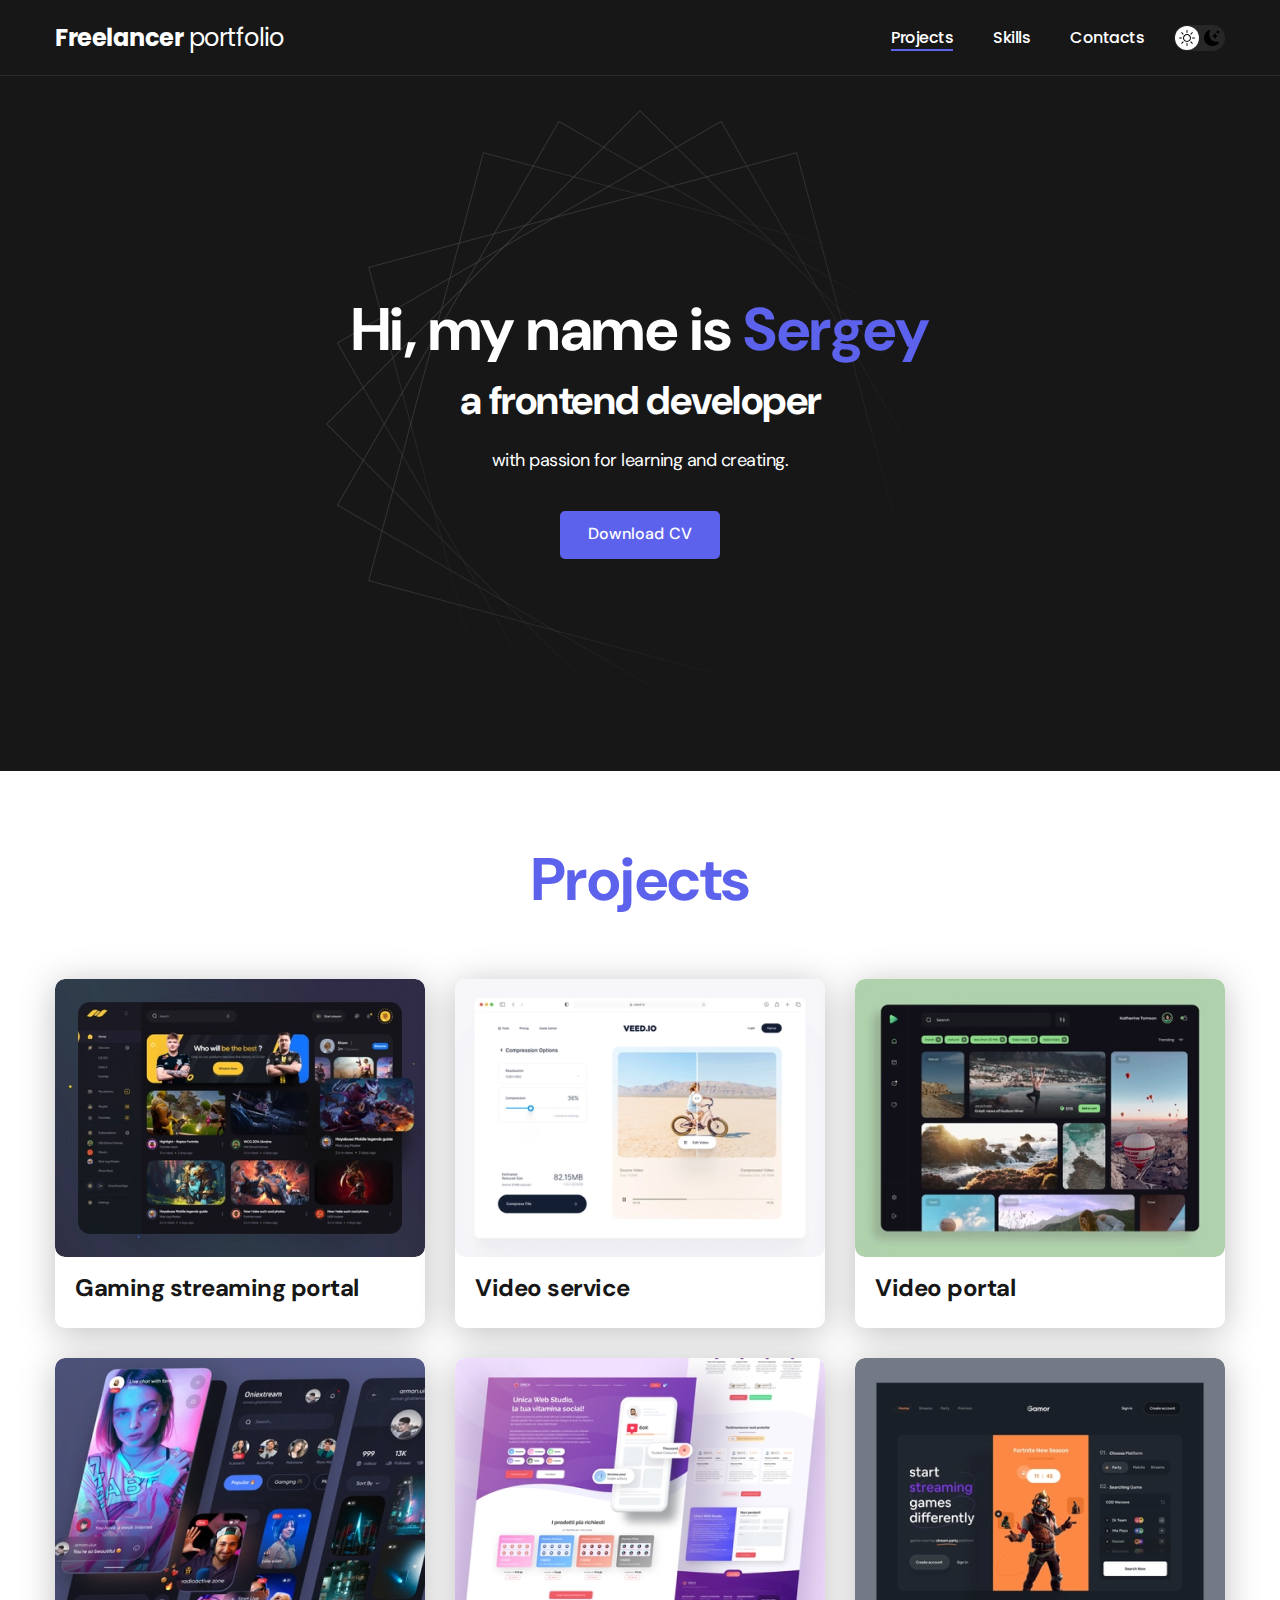
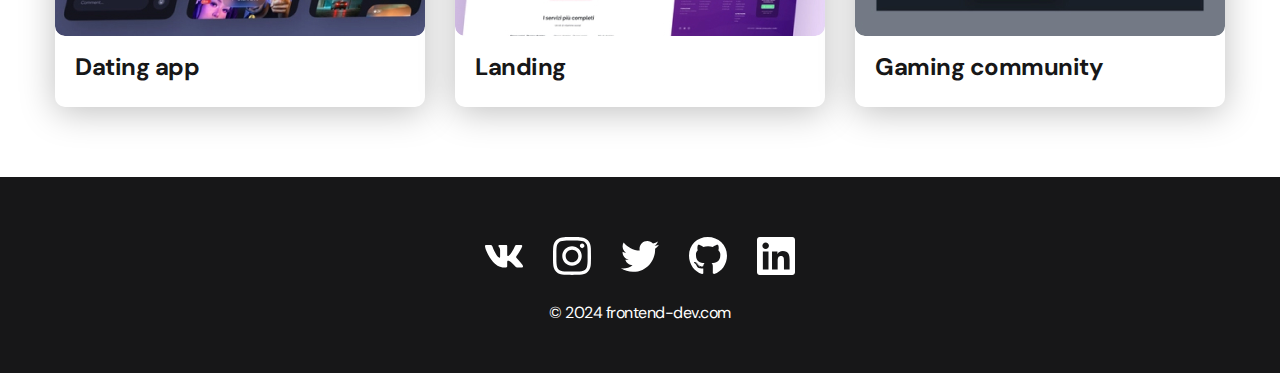
<file: index.html>
<!DOCTYPE html>
<html lang="en">
<head>
  <meta charset="UTF-8">
  <meta name="viewport" content="width=device-width, initial-scale=1.0">
  <link rel="stylesheet" href="./css/style.css">
  <title>Frilancer Portfolio</title>
</head>
<body>
   <nav class="nav">
    <div class="container">
      <div class="nav-row">
        <a href="/index.html" class="logo"><strong>Freelancer</strong> portfolio</a>

        <button class="dark-mode-btn">
          <img src="./image/icons/Sun.svg" alt="Sun" class="dark-mode-btn__icon">
          <img src="./image/icons/Moon.svg" alt="Moon" class="dark-mode-btn__icon">
        </button>


        <ul class="nav-list">
          <li class="nav-list__item"><a href="./index.html" class="nav-lis__link nav-list__link--active">Projects</a></li>
          <li class="nav-list__item"><a href="./skills.html" class="nav-lis__link">Skills</a></li>
          <li class="nav-list__item"><a href="./contacts.html" class="nav-lis__link">Contacts</a></li>
        </ul>

      </div>
      
    </div>



   </nav>

   <header class="header">
    
      <div class="header__wrraper">
      <h1 class="header__title"><strong>Hi, my name is <em>Sergey</em></strong><br>
        a frontend developer</h1>
        <div class="header__text">
          <p>with passion for learning and creating.</p>
        </div>
        <a href="#!" class="btn">Download CV</a>
  
   </div>

   </header>

   <main class="section ">
    <div class="container">
      <h2 class="title-1">Projects</h2>
      <ul class="projects">
        <li class="project">
          <a href=""><img src="./image/projets/01.jpg" alt="project-1" class="project__img">
            <h3 class="project__title">Gaming streaming portal</h3>
          </a>
          
        </li>
        <li class="project">
          <a href="/project-page.html"><img src="./image/projets/02.jpg" alt="project-2" class="project__img">
            <h3 class="project__title">Video service</h3>
          </a>
          
        </li>
        <li class="project">
          <a href=""><img src="./image/projets/03.jpg" alt="project-3" class="project__img">
            <h3 class="project__title">Video portal</h3>
          </a>
          
        </li>
        <li class="project">
          <a href=""><img src="./image/projets/04.jpg" alt="project-4" class="project__img">
            <h3 class="project__title">Dating app</h3>
          </a>
          
        </li>
        <li class="project">
          <a href=""><img src="./image/projets/05.jpg" alt="project-5" class="project__img">
            <h3 class="project__title">Landing</h3>
          </a>
          
        </li>
        <li class="project">
          <a href=""><img src="./image/projets/06.jpg" alt="project-6" class="project__img">
            <h3 class="project__title">Gaming community</h3>
          </a>
          
        </li>
      </ul>
    </div>
   </main>

   <footer class="footer">
    <div class="container">
      <div class="footer__wrapper">
      <ul class="social">
        <li class="social__item">
          <a href="#!"><img src="./image/icons/vk.svg" alt="VK"></a>
        </li>
        <li class="social__item">
          <a href="#!"><img src="./image/icons/instagram.svg" alt="instagram"></a>
        </li>
        <li class="social__item">
          <a href="#!"><img src="./image/icons/twitter.svg" alt="twitter"></a>
        </li>
        <li class="social__item">
          <a href="#!"><img src="./image/icons/gitHub.svg" alt="gitHub"></a>
        </li>
        <li class="social__item">
          <a href="#!"><img src="./image/icons/linkedIn.svg" alt="linkedIn"></a>
        </li>
      </ul>
      <div class="copyright">
        <p>© 2024 frontend-dev.com</p>
      </div>
    </div>
    </div>

   </footer>

   <script src="/js/main.js"></script>
  
  
</body>
</html>
</file>
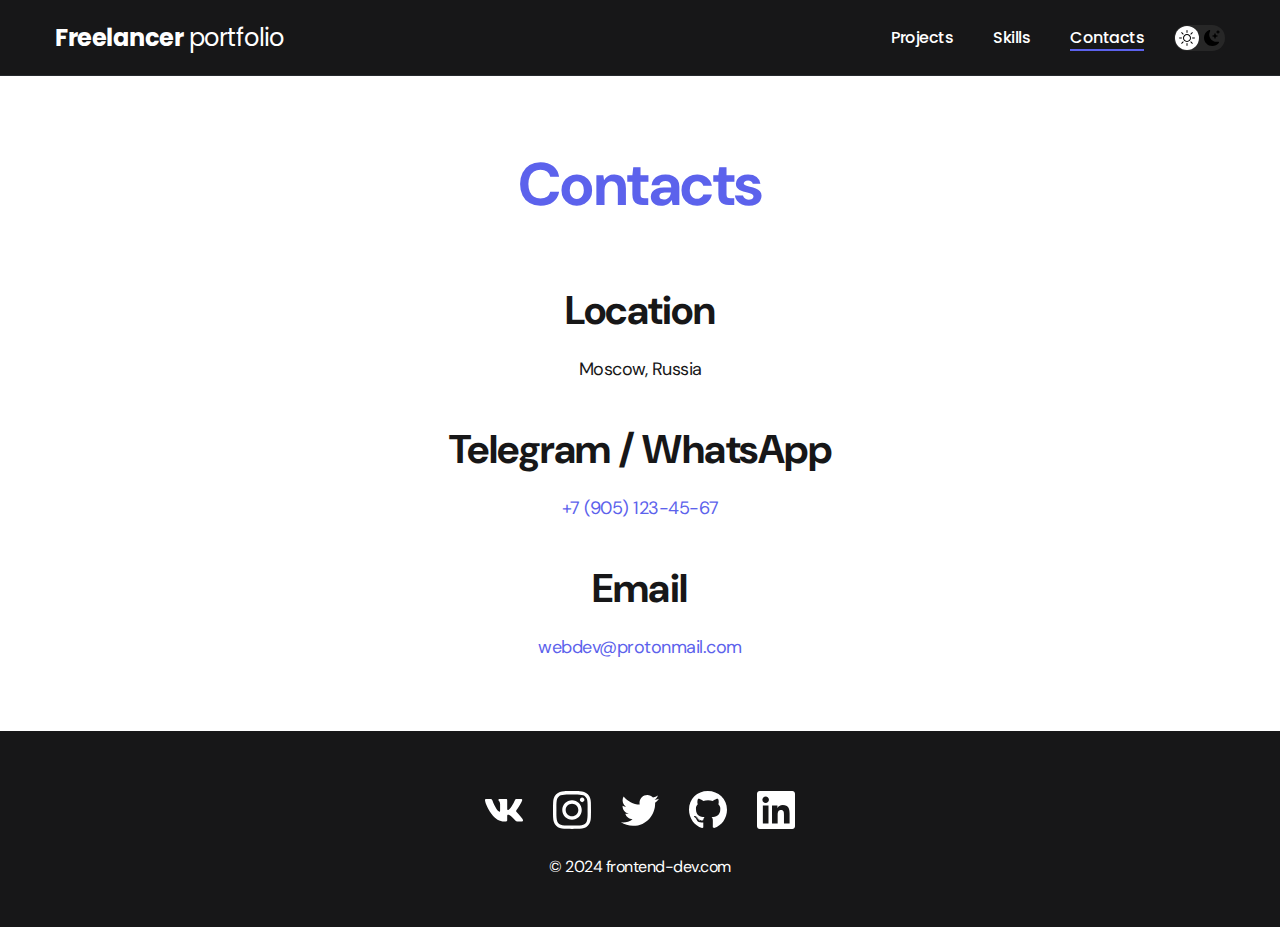
<file: contacts.html>
<!DOCTYPE html>
<html lang="en">
<head>
  <meta charset="UTF-8">
  <meta name="viewport" content="width=device-width, initial-scale=1.0">
  <link rel="stylesheet" href="./css/style.css">
  <title>Frilancer Portfolio</title>
</head>
<body>
   <nav class="nav">
    <div class="container">
      <div class="nav-row">
        <a href="/index.html" class="logo"><strong>Freelancer</strong> portfolio</a>

        <button class="dark-mode-btn">
          <img src="./image/icons/Sun.svg" alt="Sun" class="dark-mode-btn__icon">
          <img src="./image/icons/Moon.svg" alt="Moon" class="dark-mode-btn__icon">
        </button>


        <ul class="nav-list">
          <li class="nav-list__item"><a href="/index.html" class="nav-lis__link">Projects</a></li>
          <li class="nav-list__item"><a href="/skills.html" class="nav-lis__link">Skills</a></li>
          <li class="nav-list__item"><a href="/contacts.html" class="nav-lis__link  nav-list__link--active">Contacts</a></li>
        </ul>

      </div>
      
    </div>



   </nav>



   <main class="section">
    <div class="container">
      <h1 class="title-1">Contacts</h1>

      <ul class="content-list">
        <li class="content-list__item">
          <h2 class="title-2">Location</h2>
      <p>Moscow, Russia</p>

        </li>
        <li class="content-list__item">
          <h2 class="title-2">Telegram / WhatsApp</h2>
          <p><a href="tel:+7 (905) 123-45-67">+7 (905) 123-45-67</a></p>

        </li>
        <li class="content-list__item">
          <h2 class="title-2">Email</h2>
          <p><a href="mailto:webdev@protonmail.com">webdev@protonmail.com</a></p>

        </li>
      </ul>
  </div>
   </main>

   <footer class="footer">
    <div class="container">
      <div class="footer__wrapper">
      <ul class="social">
        <li class="social__item">
          <a href="#!"><img src="./image/icons/vk.svg" alt="VK"></a>
        </li>
        <li class="social__item">
          <a href="#!"><img src="./image/icons/instagram.svg" alt="instagram"></a>
        </li>
        <li class="social__item">
          <a href="#!"><img src="./image/icons/twitter.svg" alt="twitter"></a>
        </li>
        <li class="social__item">
          <a href="#!"><img src="./image/icons/gitHub.svg" alt="gitHub"></a>
        </li>
        <li class="social__item">
          <a href="#!"><img src="./image/icons/linkedIn.svg" alt="linkedIn"></a>
        </li>
      </ul>
      <div class="copyright">
        <p>© 2024 frontend-dev.com</p>
      </div>
    </div>
    </div>

   </footer>

   <script src="./js/main.js"></script>
  
  
</body>
</html>
</file>
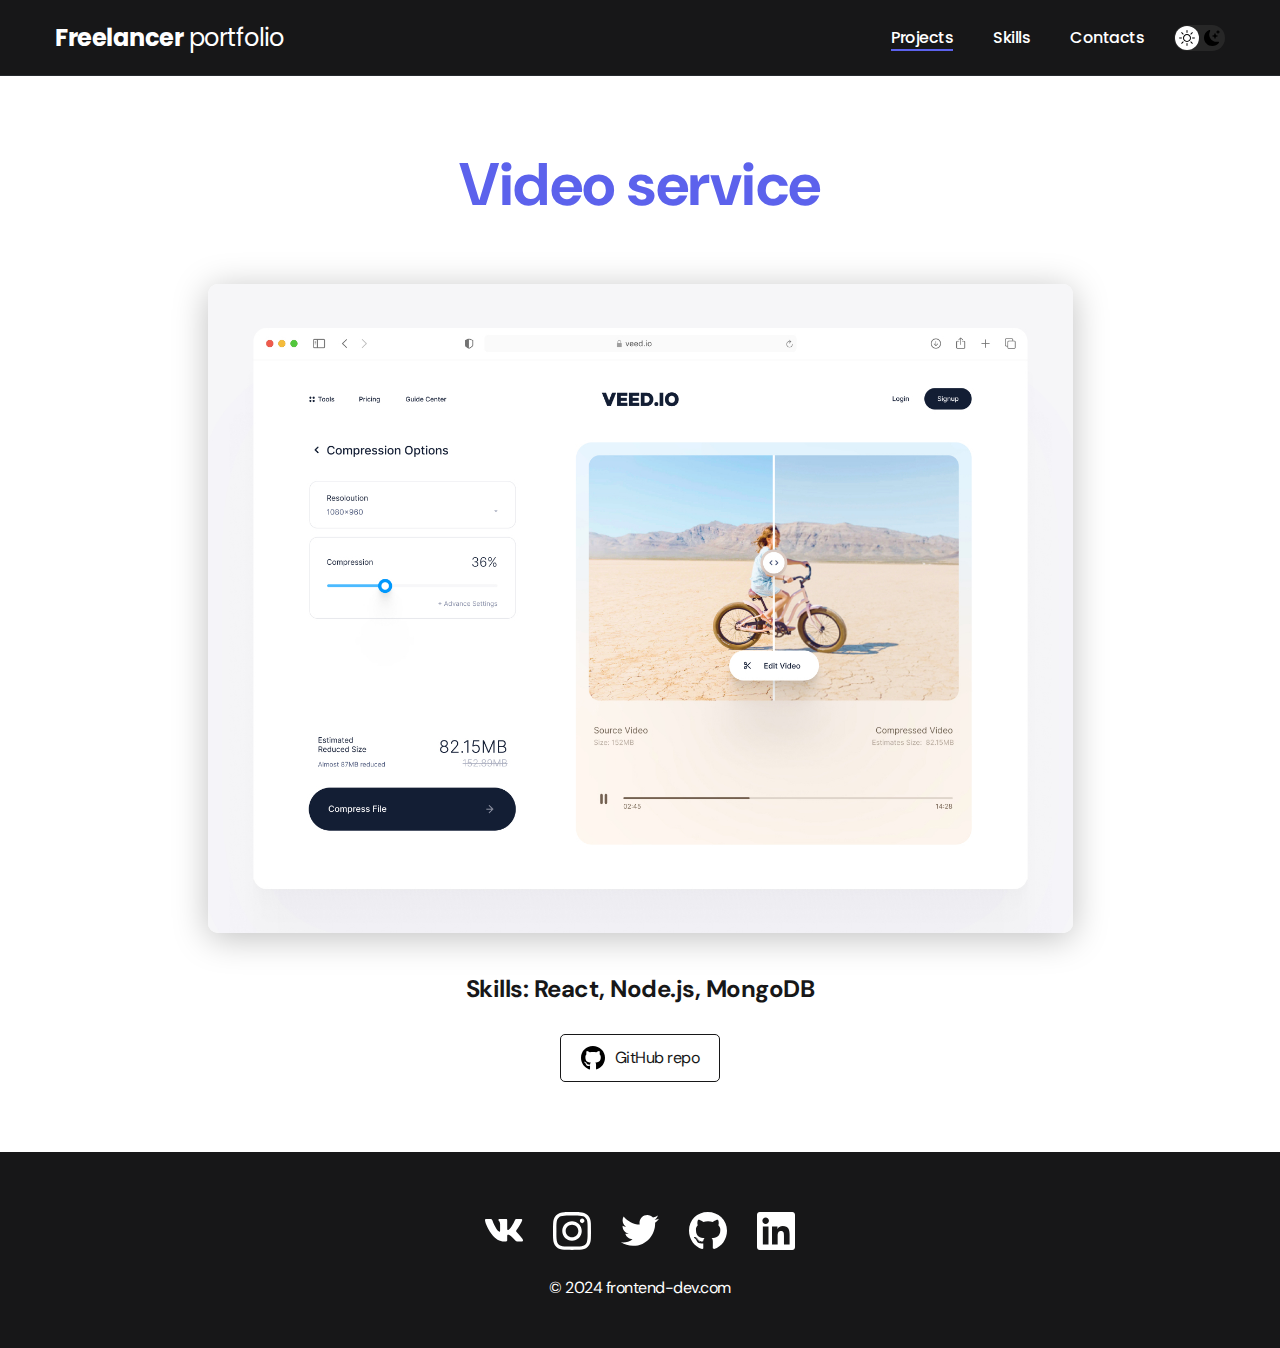
<file: project-page.html>
<!DOCTYPE html>
<html lang="en">
<head>
  <meta charset="UTF-8">
  <meta name="viewport" content="width=device-width, initial-scale=1.0">
  <link rel="stylesheet" href="./css/style.css">
  <title>Frilancer Portfolio</title>
</head>
<body>
   <nav class="nav">
    <div class="container">
      <div class="nav-row">
        <a href="/index.html" class="logo"><strong>Freelancer</strong> portfolio</a>

        <button class="dark-mode-btn">
          <img src="./image/icons/Sun.svg" alt="Sun" class="dark-mode-btn__icon">
          <img src="./image/icons/Moon.svg" alt="Moon" class="dark-mode-btn__icon">
        </button>


        <ul class="nav-list">
          <li class="nav-list__item"><a href="/index.html" class="nav-lis__link nav-list__link--active">Projects</a></li>
          <li class="nav-list__item"><a href="/skills.html" class="nav-lis__link">Skills</a></li>
          <li class="nav-list__item"><a href="/contacts.html" class="nav-lis__link">Contacts</a></li>
        </ul>

      </div>
      
    </div>



   </nav>



   <main class="section">
    <div class="container">

      <div class="project-details">
        <h1 class="title-1">Video service</h1>

        <img src="./image/projets/02-big.jpg" alt="project" class="project-details__cover">
        <div class="project-details__desc">
          <p>Skills: React, Node.js, MongoDB</p>
        </div>
        <a href="#!" class="btn-outline">
          <img src="./image/icons/gitHab-black.svg" alt="">
          GitHub repo
        </a>


      </div>
  </div>
   </main>

   <footer class="footer">
    <div class="container">
      <div class="footer__wrapper">
      <ul class="social">
        <li class="social__item">
          <a href="#!"><img src="./image/icons/vk.svg" alt="VK"></a>
        </li>
        <li class="social__item">
          <a href="#!"><img src="./image/icons/instagram.svg" alt="instagram"></a>
        </li>
        <li class="social__item">
          <a href="#!"><img src="./image/icons/twitter.svg" alt="twitter"></a>
        </li>
        <li class="social__item">
          <a href="#!"><img src="./image/icons/gitHub.svg" alt="gitHub"></a>
        </li>
        <li class="social__item">
          <a href="#!"><img src="./image/icons/linkedIn.svg" alt="linkedIn"></a>
        </li>
      </ul>
      <div class="copyright">
        <p>© 2024 frontend-dev.com</p>
      </div>
    </div>
    </div>

   </footer>

   <script src="./js/main.js"></script>
  
  
</body>
</html>
</file>
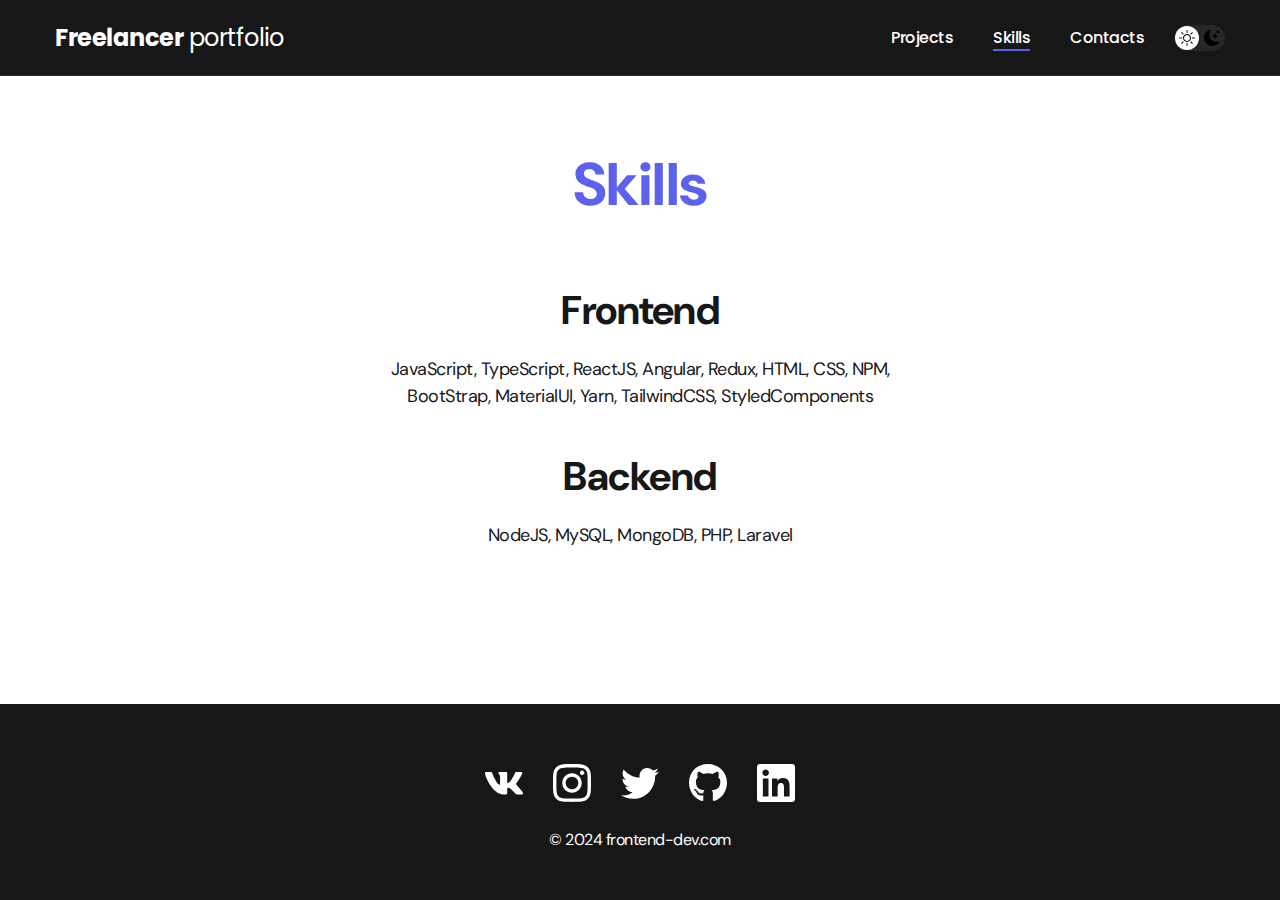
<file: skills.html>
<!DOCTYPE html>
<html lang="en">
<head>
  <meta charset="UTF-8">
  <meta name="viewport" content="width=device-width, initial-scale=1.0">
  <link rel="stylesheet" href="./css/style.css">
  <title>Frilancer Portfolio</title>
</head>
<body>
   <nav class="nav">
    <div class="container">
      <div class="nav-row">
        <a href="/index.html" class="logo"><strong>Freelancer</strong> portfolio</a>

        <button class="dark-mode-btn">
          <img src="./image/icons/Sun.svg" alt="Sun" class="dark-mode-btn__icon">
          <img src="./image/icons/Moon.svg" alt="Moon" class="dark-mode-btn__icon">
        </button>


        <ul class="nav-list">
          <li class="nav-list__item"><a href="/index.html" class="nav-lis__link">Projects</a></li>
          <li class="nav-list__item"><a href="/skills.html" class="nav-lis__link nav-list__link--active">Skills</a></li>
          <li class="nav-list__item"><a href="/contacts.html" class="nav-lis__link">Contacts</a></li>
        </ul>

      </div>
      
    </div>



   </nav>



   <main class="section">
    <div class="container">
      <h1 class="title-1">Skills</h1>

      <ul class="content-list">
        <li class="content-list__item">
          <h2 class="title-2">Frontend </h2>
      <p>JavaScript, TypeScript, ReactJS, Angular, Redux, HTML, CSS, NPM, BootStrap, MaterialUI, Yarn, TailwindCSS, StyledComponents</p>

        </li>
        <li class="content-list__item">
          <h2 class="title-2">Backend</h2>
          <p>NodeJS, MySQL, MongoDB, PHP, Laravel</p>

        </li>
      </ul>
  </div>
   </main>

   <footer class="footer">
    <div class="container">
      <div class="footer__wrapper">
      <ul class="social">
        <li class="social__item">
          <a href="#!"><img src="./image/icons/vk.svg" alt="VK"></a>
        </li>
        <li class="social__item">
          <a href="#!"><img src="./image/icons/instagram.svg" alt="instagram"></a>
        </li>
        <li class="social__item">
          <a href="#!"><img src="./image/icons/twitter.svg" alt="twitter"></a>
        </li>
        <li class="social__item">
          <a href="#!"><img src="./image/icons/gitHub.svg" alt="gitHub"></a>
        </li>
        <li class="social__item">
          <a href="#!"><img src="./image/icons/linkedIn.svg" alt="linkedIn"></a>
        </li>
      </ul>
      <div class="copyright">
        <p>© 2024 frontend-dev.com</p>
      </div>
    </div>
    </div>

   </footer>

   <script src="./js/main.js"></script>
  
  
</body>
</html>
</file>
<file: css/style.css>
@import "./reset.css";
@import url('https://fonts.googleapis.com/css2?family=DM+Sans:ital,opsz,wght@0,9..40,100..1000;1,9..40,100..1000&family=Poppins:wght@400;500;700&display=swap');

/* font-family: "Poppins", sans-serif; */
/*   font-family: "DM Sans", sans-serif; */

/* * {
  border: 1px solid red;
} */

:root {
  --black: #171718;
  --black-border:#26292D; 
  --white: #fff;
  --purple: #5C62EC;


  --text-color: var(--black);
  --dark-bg: var(--black);
  --dark-border:var(--black-border);
  --header-text:var(--white);
  --accent:var(--purple);

  --page-bg:var(--white);
  --text-color:var(--black);

  --title-1:var(--accent);
  --project-card-bg:var(--white);
  --project-card-text:var(--black);

  --box-shadow:0 5px 35px rgba(0, 0, 0, 0.25);

}

.dark {
  --page-bg: #252526;
  --text-color:var(--white);

  --title-1:var(--white);
  --project-card-bg:var(--black);
  --project-card-text:var(--white);
  --box-shadow:0 5px 35px rgba(0, 0, 0, 0.8);
}

html, body {
  display: flex;
  flex-direction: column;

  font-family: "DM Sans", sans-serif;
  letter-spacing: -0.5px;
  min-height: 100vh;

  background-color:var(--page-bg);
  color: var(--text-color);
 

}
.container {
  margin: 0 auto;
  padding: 0 15px;
  max-width: 1200px;

}

.none {
  display: none !important;
}
.section {
  padding: 70px 0;

  background-color:var(--page-bg);
  color: var(--text-color);
}

.title-1 {
  margin-bottom: 60px;
  font-size: 60px;
  font-weight: bold;
  line-height: 1.3;
  text-align: center;
  color: var(--title-1);
}
.title-2 {
  margin-bottom: 20px;

  font-size: 40px;
  line-height: 1.3;
  font-weight: 700;
}

/* Nav */
.nav {
  padding: 20px 0;
  border-bottom: 1px solid var(--black-border);
  background-color: var(--dark-bg);
  color: var(--header-text);
}

.nav-row {
  display: flex;
  justify-content: flex-end;
  align-items: center;
  column-gap: 30px;
  row-gap: 20px;
  flex-wrap: wrap;

}

.logo {
  margin-right: auto;
  color: var(--header-text);;
  font-size: 24px;
  font-family: "Poppins", sans-serif;
}
.logo strong {
  font-weight: 700;
}

.nav-list {
  display: flex;
  align-items:center;
  column-gap: 40px;
  font-size: 16px;
  font-weight: 500;
  font-family: "Poppins", sans-serif;
}

/* Dark-mode-btn */


.dark-mode-btn {
  order: 9;
  position: relative;
  display: flex;
  justify-content: space-between;
  padding: 5px;
  width: 51px;
  height: 26px;
  background-color: #272727;
  border-radius: 50px;

}
.dark-mode-btn::before {
  content: "";

  position: absolute;
  top: 1px;
  left: 1px;

  display: block;
  width: 24px;
  height: 24px;

  border-radius: 50%;
  background-color: var(--white);

  transition: all 0.2s ease-in;
}
.dark-mode-btn__icon {
  position: relative;
}
.dark-mode-btn--active::before {
  left: 26px;

}

.nav-lis__link {
  color: var(--header-text);
  transition: opacity 0.2s ease-in;

}
.nav-lis__link:hover {
  opacity: 0.8;
}

.nav-list__link--active {
  position: relative;

}

.nav-list__link--active::before {
  content: "";
  position: absolute;
  left: 0;
  top: 100%;

  display: block;
  height: 2px;
  width: 100%;
  background-color: var(--accent);

}

/* Header */

.header {
  display: flex;
  justify-content: center;
  align-items: center;
  padding: 40px 0;
  min-height: 695px;
  background-color:var(--dark-bg);
  color: var(--header-text);
  text-align: center;
  background-image: url('../image/Abstract.png');
  background-repeat: no-repeat;
  background-position: center center;
}

.header__wrapper {
  padding: 0 15px;
  max-width: 660px;


}
.header__title {
  margin-bottom: 20px;
  font-size: 40px;
  line-height: 1.4;
  
  font-weight: 700;
}

.header__title strong {
  font-size: 60px;
  font-weight: 700;
}
.header__title em {
  color: var(--accent);
  font-style: normal;

}
.header__text {
  margin-bottom: 40px;
  font-size: 18px;
  line-height: 1.333;
}
.header__text p + p {
  margin-top: 1em;
}

.btn {
  display: inline-block;
  height: 48px;
  padding: 12px 28px;
  border-radius: 5px;
  background-color: var(--accent);
  color: var(--white);
  letter-spacing: 0.15px;
  font-size: 16px;
  font-weight: 500;
  transition: opacity 0.2s ease-in;
}
.btn:hover {
  opacity: 0.8;

}
.btn:active {
  position: relative;
  top: 1px;
}
/* Btn outline */
.btn-outline {
  display: flex;
  column-gap: 10px;
  align-items:center;
  
  height: 48px;
  padding: 12px 20px;
  border-radius: 5px;
  background-color:var(--white);

  border: 1px solid var(--black);
  color: var(--black);

}

/* main */



.projects {
  display: flex;
  flex-wrap: wrap;
  justify-content: center;
  column-gap: 30px;
  row-gap: 30px;
}
.project {
  max-width: 370px;
  background-color:var(--project-card-bg);
  box-shadow:var(--box-shadow);
  border-radius: 10px;
}
.project__img {
  border-radius: 10px;
}
.project__title {
  padding: 15px 20px 25px;
  font-weight: 700;
  font-size: 24px;
  line-height: 1.3;
  color: var(--project-card-text);
}

/* Project Details */
.project-details {
  margin: 0 auto;
  max-width: 865px;

  display: flex;
  flex-direction: column;
  align-items:center;


}
.project-details__cover {
  max-width: 100%;
  margin-bottom: 40px;
  box-shadow: var(--box-shadow);
  border-radius: 10px;

}
.project-details__desc {
  font-weight: 700;
  font-size: 24px;
  line-height: 1.3;
  margin-bottom: 30px;

}

/* Skills */

.content-list {
  margin: 0 auto;
  max-width: 570px;
  display: flex;
  flex-direction: column;
  align-items: center;
  text-align: center;
  row-gap: 40px;
}
.content-list__item {
  font-size: 18px;
  line-height: 1.5;
}
.content-list__item a {
  color: var(--accent);
}


/* Footer */

.footer {
  margin-top: auto;
  /* height: 200px; */
  padding: 60px 0 50px;
  background-color: var(--dark-bg);
  color: var(--header-text);
 
}

.footer__wrapper {
  display: flex;
  flex-direction: column;
  align-items:center;
  row-gap: 27px;
}
.social {
  display: flex;
  column-gap:30px;
  align-items: center;
}
.copyright {
  font-size: 16px;
}
.copyright p + p {
  margin-top: 0.5em;
}

@media (max-width: 620px) {

  .nav-row {
    justify-content: space-between;
  }
  .dark-mode-btn {
    order: 0;
  }

  .header {
    min-height: unset;
  }


  .header__title {
    font-size: 30px;
  }
  .header__title strong {
    font-size: 40px;
  }
  .section {
    padding: 40px 0;
}
.title-1 {
  margin-bottom: 30px;
  font-size: 40px;
}
.title-2 {
  margin-bottom: 20px;
  font-size: 30px;
  }
  .project__title {
    font-size: 22px;
  }
  .project-details__desc {
    margin-bottom: 20px;
    font-size: 22px;
  }
.footer {
  padding: 40px 0 30px;
}
.footer__wrapper{
  row-gap: 20px;

}
.social {
  column-gap: 20px;

}
.social__item {
  width: 28px;
}
.content-list {
  row-gap: 20;
}
.content-list__item {
  font-size: 16px;
}

}
</file>
